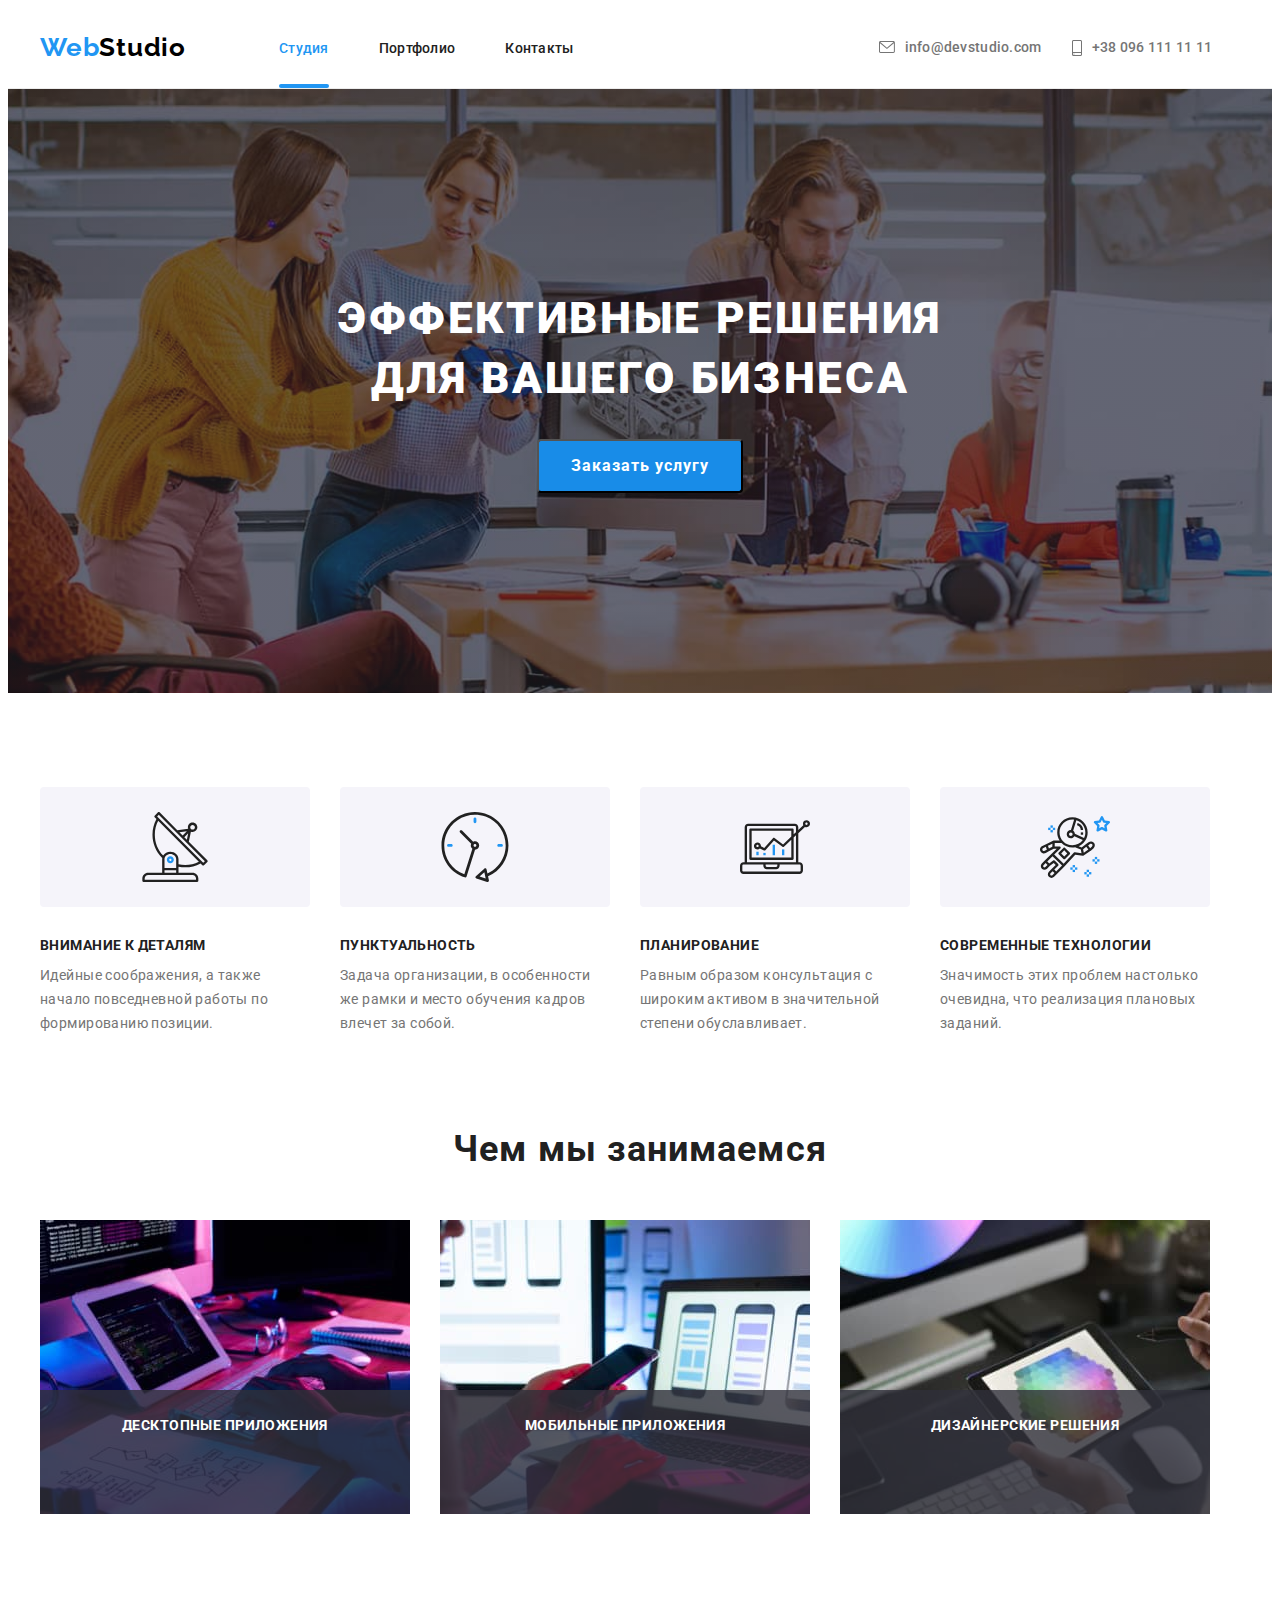
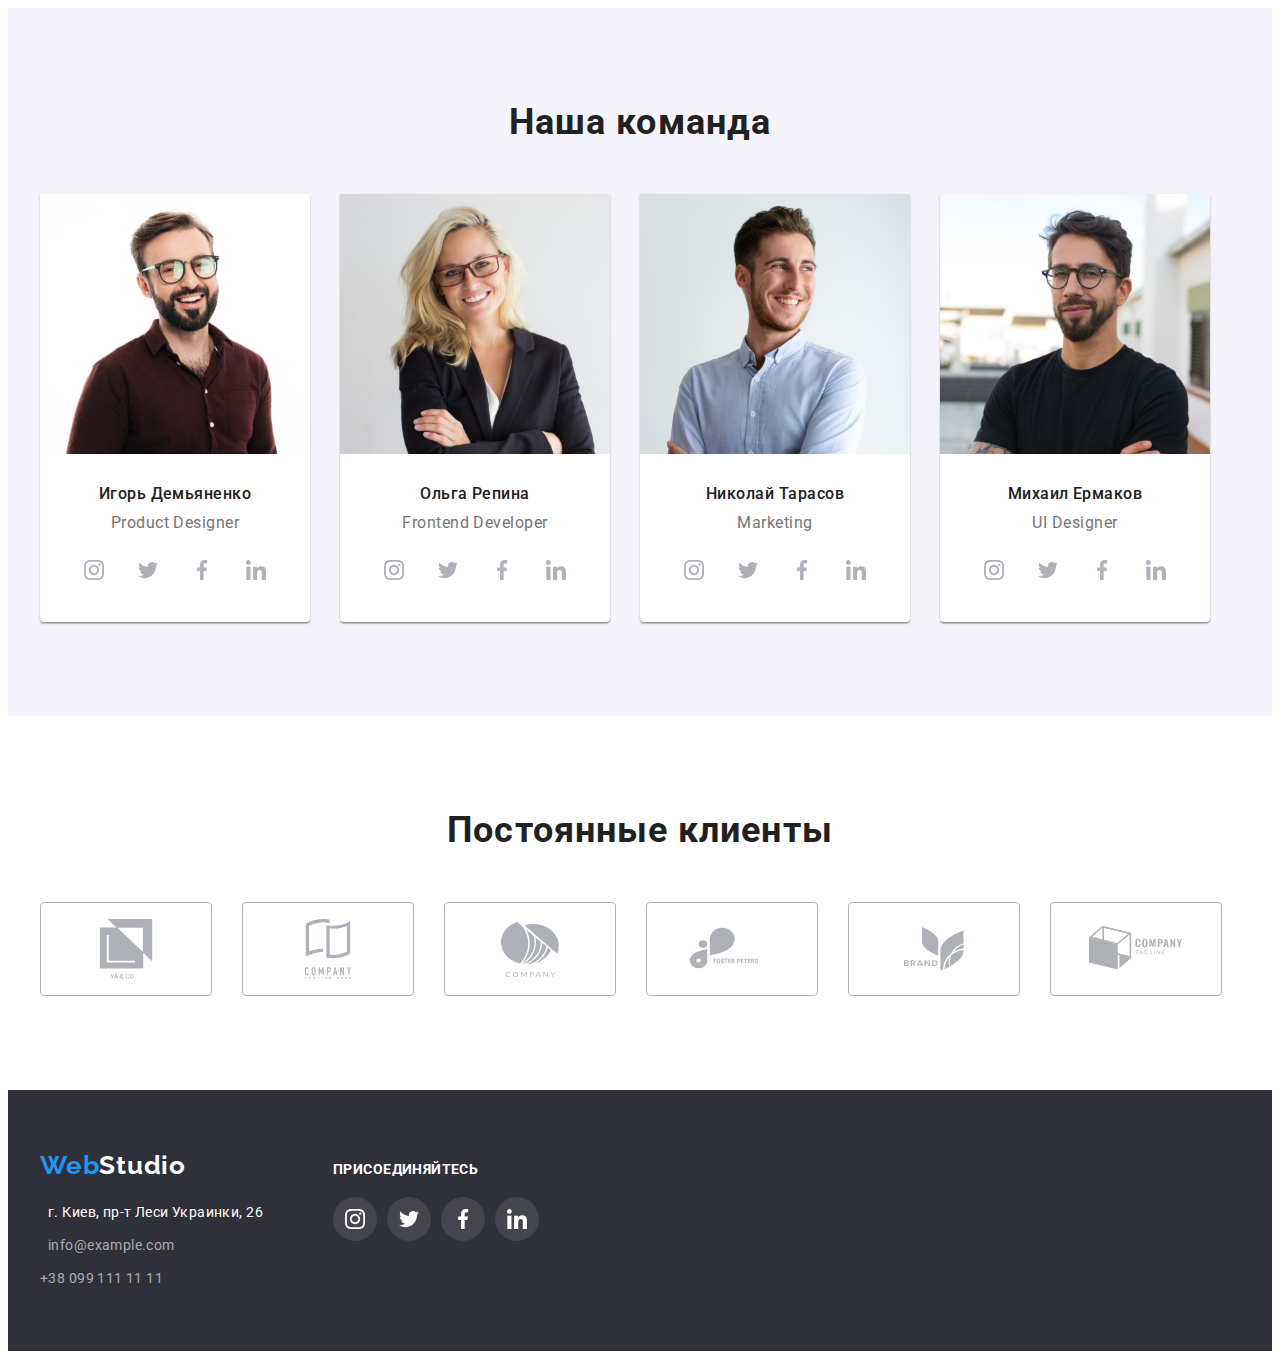
<file: index.html>
<!DOCTYPE html>
<html lang="ru">
<head>
    <meta charset="UTF-8">
    <meta http-equiv="X-UA-Compatible" content="IE=edge">
    <meta name="viewport" content="width=device-width, initial-scale=1.0">
    <title>WebStudio</title>
    <link rel="preconnect" href="https://fonts.gstatic.com">
    <link href="https://fonts.googleapis.com/css2?family=Raleway:wght@700&family=Roboto:wght@400;500;700;900&display=swap" rel="stylesheet">
    <link rel="stylesheet" href="https://cdnjs.cloudflare.com/ajax/libs/modern-normalize/0.2.0/modern-normalize.min.css" integrity="sha512-sqIVMkf5f8XGYI/UZYGs7wODxlUeoj9JknataPfUwtvrSKWMHrMXGZ7Evb6nabFYJQG15vFFyALe6r0nWCD1Ug==" crossorigin="anonymous" referrerpolicy="no-referrer" />
    <link rel="stylesheet" href="./css/styles.css">
</head>
<body> 
    <!--Секція HEADER-->
    <header class="header">
        <div class="container header-container">
            <nav class="navigation">
                        <!--Секція логотипа Logo-->
                <a class="logo" href="./"><span class="logo-web">Web</span><span class="logo-s">Studio</span></a>
                        <!--Секція навігації Menu-->
                <ul class="menu">
                    <li class="list-menu">
                        <a class="menu-link current" href="">Студия</a>
                    </li>
                    <li class="list-menu">
                        <a class="menu-link" href="./portfolio.html">Портфолио</a>
                    </li>
                    <li class="list-menu">
                        <a class="menu-link" href="">Контакты</a>
                    </li>
                </ul>
            </nav>
                        <!--Секція навігації Email та Tele-->
        <ul class="adress">
            <li class="list-adress">
                <a class="mail-link" href="emailto:info@devstudio.com">
                    <svg class="icon-list-adress" width="16" height="12"><use href="./images/sprite.svg#mail">
                        </use></svg>info@devstudio.com</a>
            </li>
            <li class="list-adress">
                <a class="tel-link" href="tel:+380961111111"><svg class="icon-list-adress" width="10" height="16">
                        <use href="./images/sprite.svg#tel"></use></svg>+38 096 111 11 11</a>
            </li>
        </ul>
        </div>
    </header>

    <main>
        <!-- Секція HERO -->
        <section class="section-hero">
            <div class="container">
                <h1 class="hero-z">Эффективные решения 
                для вашего бизнеса</h1>
            <button class="modal-btn" type="button" data-modal-open>Заказать услугу</button>
            </div>
        </section>

        <!--Секція Section-1 Наши особенности-->
        <section class="section">
            <div class="container features-container">
            <h2 hidden>Наши особенности</h2>
            <ul class="features-menu">
                <li class="list-features">
                    <div class="features">
                    <svg class="features-list-icon" width="70" height="70">
                        <use href="./images/sprite.svg#sat">
                        </use>
                    </svg>
                    </div>
                    <h2 class="features-list">Внимание к деталям</h2>
                    <p class="hero-list-item">Идейные соображения, а также начало повседневной работы по формированию позиции.</p>
                </li>
                <li class="list-features">
                    <div class="features">
                        <svg class="features-list-icon" width="70" height="70">
                            <use href="./images/sprite.svg#clock">
                            </use>
                        </svg>
                    </div>
                    <h2  class="features-list">Пунктуальность</h2>
                    <p class="hero-list-item">Задача организации, в особенности же рамки и место обучения кадров влечет за собой.</p>
                </li>
                <li class="list-features">
                    <div class="features">
                        <svg class="features-list-icon" width="70" height="70">
                            <use href="./images/sprite.svg#diagram">
                            </use>
                        </svg>
                    </div>
                    <h2  class="features-list">Планирование</h2>
                    <p class="hero-list-item">Равным образом консультация с широким активом в значительной степени обуславливает.</p>
                </li>
                <li class="list-features">
                    <div class="features">
                        <svg class="features-list-icon" width="70" height="70">
                            <use href="./images/sprite.svg#astronaut">
                            </use>
                        </svg>
                    </div>
                    <h2  class="features-list">Современные технологии</h2>
                    <p class="hero-list-item">Значимость этих проблем настолько очевидна, что реализация плановых заданий.</p>
                </li>
            </ul>
            </div>
        </section>
        <!--Секція Section-2 Чем мы занимаемся-->
        <section class="work section">
            <div class="container">
                <h2 class="section-work">Чем мы занимаемся</h2>
                <ul class="work-section" >
                    <li class="work-list">
                        <div class="work-overlay">
                            <img src="./images/img-1.jpg" alt="Внимание к деталям" width="370" height="294">
                            <p class="overlay-work">
                                Десктопные приложения</p>
                        </div>
                    </li>
                    <li class="work-list">
                        <div class="work-overlay">
                            <img src="./images/img-2.jpg" alt="Пунктуальность" width="370" height="294">
                            <p class="overlay-work">
                            Мобильные приложения</p>
                        </div>
                    </li>
                    <li class="work-list">
                        <div class="work-overlay">
                            <img src="./images/img-3.jpg" alt="Современные технологии" width="370" height="294">
                            <p class="overlay-work">
                                Дизайнерские решения</p>
                        </div>
                    </li>
                </ul>
            </div>
        </section>

        <!--Секція Section-3 Наша команда-->
        <section class="section3 section">
            <div class="container">
            <h2 class="section-work">Наша команда</h2>
            <ul class="team-work">
                <li class="team-list">
                    <img src="./images/img-dem.jpg"  alt="Игорь Демьяненко" width="270" height="260">
                    <div class="team-item">
                        <h3 class="section-our-team">Игорь Демьяненко</h3>
                        <p class="section-profession">Product Designer</p>
                        <!--Список соціальних мереж-->
                        <ul class="social-network">
                            <li class="social-network-item">
                                <a class="social-network-link" href="">
                                    <svg class="social-network-icon" width="20" height="20">
                                        <use href="./images/sprite.svg#instagram">
                                        </use>
                                    </svg>
                                </a>
                            </li>
                            <li class="social-network-item">
                                <a class="social-network-link" href="">
                                    <svg class="social-network-icon" width="20" height="20">
                                        <use href="./images/sprite.svg#twitter">
                                        </use>
                                    </svg>
                                </a>
                            </li>
                            <li class="social-network-item">
                                <a class="social-network-link" href="">
                                    <svg class="social-network-icon" width="20" height="20">
                                        <use href="./images/sprite.svg#facebook">
                                        </use>
                                    </svg>
                                </a>
                            </li>
                            <li class="social-network-item">
                                <a class="social-network-link" href="">
                                    <svg class="social-network-icon" width="20" height="20">
                                        <use href="./images/sprite.svg#linkedin">
                                        </use>
                                    </svg>
                                </a>
                            </li>
                        </ul>
                        
                    </div>
                </li>
                <li class="team-list">
                    <img src="./images/img-op.jpg" alt="Ольга Репина" width="270" height="260">
                    <div class="team-item">
                        <h3 class="section-our-team">Ольга Репина</h3>
                        <p class="section-profession">Frontend Developer</p>
                        <!--Список соціальних мереж-->
                        <ul class="social-network">
                            <li class="social-network-item">
                                <a class="social-network-link" href="">
                                    <svg class="social-network-icon" width="20" height="20">
                                        <use href="./images/sprite.svg#instagram">
                                        </use>
                                    </svg>
                                </a>
                            </li>
                            <li class="social-network-item">
                                <a class="social-network-link" href="">
                                    <svg class="social-network-icon" width="20" height="20">
                                        <use href="./images/sprite.svg#twitter">
                                        </use>
                                    </svg>
                                </a>
                            </li>
                            <li class="social-network-item">
                                <a class="social-network-link" href="">
                                    <svg class="social-network-icon" width="20" height="20">
                                        <use href="./images/sprite.svg#facebook">
                                        </use>
                                    </svg>
                                </a>
                            </li>
                            <li class="social-network-item">
                                <a class="social-network-link" href="">
                                    <svg class="social-network-icon" width="20" height="20">
                                        <use href="./images/sprite.svg#linkedin">
                                        </use>
                                    </svg>
                                </a>
                            </li>
                        </ul>
                        
                    </div>
                </li>
                <li class="team-list">
                    <img src="./images/img-nt.jpg" alt="Николай Тарасов" width="270" height="260">
                    <div class="team-item">
                        <h3 class="section-our-team">Николай Тарасов</h3>
                        <p class="section-profession">Marketing</p>
                        <!--Список соціальних мереж-->
                        <ul class="social-network">
                            <li class="social-network-item">
                                <a class="social-network-link" href="">
                                    <svg class="social-network-icon" width="20" height="20">
                                        <use href="./images/sprite.svg#instagram">
                                        </use>
                                    </svg>
                                </a>
                            </li>
                            <li class="social-network-item">
                                <a class="social-network-link" href="">
                                    <svg class="social-network-icon" width="20" height="20">
                                        <use href="./images/sprite.svg#twitter">
                                        </use>
                                    </svg>
                                </a>
                            </li>
                            <li class="social-network-item">
                                <a class="social-network-link" href="">
                                    <svg class="social-network-icon" width="20" height="20">
                                        <use href="./images/sprite.svg#facebook">
                                        </use>
                                    </svg>
                                </a>
                            </li>
                            <li class="social-network-item">
                                <a class="social-network-link" href="">
                                    <svg class="social-network-icon" width="20" height="20">
                                        <use href="./images/sprite.svg#linkedin">
                                        </use>
                                    </svg>
                                </a>
                            </li>
                        </ul>
                    </div>
                <li class="team-list">
                    <img src="./images/img-me.jpg" alt="Михаил Ермаков" width="270" height="260">
                    <div class="team-item">
                        <h3 class="section-our-team">Михаил Ермаков</h3>
                        <p class="section-profession">UI Designer</p>
                        <ul class="social-network">
                            <li class="social-network-item">
                                <a class="social-network-link" href="">
                                    <svg class="social-network-icon" width="20" height="20">
                                        <use href="./images/sprite.svg#instagram">
                                        </use>
                                    </svg>
                                </a>
                            </li>
                            <li class="social-network-item">
                                <a class="social-network-link" href="">
                                    <svg class="social-network-icon" width="20" height="20">
                                        <use href="./images/sprite.svg#twitter">
                                        </use>
                                    </svg>
                                </a>
                            </li>
                            <li class="social-network-item">
                                <a class="social-network-link" href="">
                                    <svg class="social-network-icon" width="20" height="20">
                                        <use href="./images/sprite.svg#facebook">
                                        </use>
                                    </svg>
                                </a>
                            </li>
                            <li class="social-network-item">
                                <a class="social-network-link" href="">
                                    <svg class="social-network-icon" width="20" height="20">
                                        <use href="./images/sprite.svg#linkedin">
                                        </use>
                                    </svg>
                                </a>
                            </li>
                        </ul>
                    </div>
                </li>
            </ul>
            </div>
        </section>

        <!--Секція Section-4 Постоянные клиенты-->
        <section class="section4 section">
            <div class="container">
                <h2 class="section-work">
                Постоянные клиенты
                </h2>
                    <ul class="client">
                        <li class="client-item">
                            <a class="client-link" href="">
                                <svg class="client-icon" width="106" height="60">
                                    <use href="./images/sprite.svg#client_1">
                                    </use>
                                </svg>
                            </a>
                        </li>
                        <li class="client-item">
                            <a class="client-link" href="">
                                <svg class="client-icon" width="106" height="60">
                                    <use href="./images/sprite.svg#client_2">
                                    </use>
                                </svg>
                            </a>
                        </li>
                        <li class="client-item">
                            <a class="client-link" href="">
                                <svg class="client-icon" width="106" height="60">
                                    <use href="./images/sprite.svg#client_3">
                                    </use>
                                </svg>
                            </a>
                        </li>
                        <li class="client-item">
                            <a class="client-link" href="">
                                <svg class="client-icon" width="106" height="60">
                                    <use href="./images/sprite.svg#client_4">
                                    </use>
                                </svg>
                            </a>
                        </li>
                        <li class="client-item">
                            <a class="client-link" href="">
                                <svg class="client-icon" width="106" height="60">
                                    <use href="./images/sprite.svg#client_5">
                                    </use>
                                </svg>
                            </a>
                        </li>
                        <li class="client-item">
                            <a class="client-link" href="">
                                <svg class="client-icon" width="106" height="60">
                                    <use href="./images/sprite.svg#client_6">
                                    </use>
                                </svg>
                            </a>
                        </li>
                    </ul>
            </div>
        </section>
    </main>

        <!-- Секція-footer Контакти-->
    <footer class="footer">
        <div class="container footer-container">
                                            <!--Контакти-->
            <div class="adres-footer">
                <a class="logo-footer" href="./">
                    <span class="logo-footer-web">Web</span><span class="logo-footer-s">Studio</span>
                </a>
                    <address>
                        <ul class="adress-list">
                            <li class="list">
                                <a class="footer-adres-1" href="https://goo.gl/maps/1ds3YkNvuFU2GXz48" target="_blank" rel="noopener noreferrer">
                                    г. Киев, пр-т Леси Украинки, 26
                                </a>
                            </li>
                            <li class="list">
                                <a class="footer-adres-2" href="mailto:info@example.com">
                                    info@example.com
                                </a>
                            </li>
                            <li class="list">
                                <a class="footer-adres-2" href="tel:+380991111111">
                                    +38 099 111 11 11
                                </a>
                            </li>
                        </ul>
                    </address>
            </div>
                                            <!--Присоединяйтесь-->
            <div class="join">
                <h3 class="join-title">
                    присоединяйтесь
                </h3>
                <ul class="join-list">
                    <li class="join-item">
                        <a class="join-link" href="">
                            <svg class="join-icon" width="20" height="20">
                                <use href="./images/sprite.svg#instagram">
                                </use>
                            </svg>
                        </a>
                    </li>
                    <li class="join-item">
                        <a class="join-link" href="">
                            <svg class="join-icon" width="20" height="20">
                                <use href="./images/sprite.svg#twitter">
                                </use>
                            </svg>
                        </a>
                    </li>
                    <li class="join-item">
                        <a class="join-link" href="">
                            <svg class="join-icon" width="20" height="20">
                                <use href="./images/sprite.svg#facebook">
                                </use>
                            </svg>
                        </a>
                    </li>
                    <li class="join-item">
                        <a class="join-link" href="">
                            <svg class="join-icon" width="20" height="20">
                                <use href="./images/sprite.svg#linkedin">
                                </use>
                            </svg>
                        </a>
                    </li>
                </ul>
            </div>
        </div>
    </footer>

    <!--Модальное окно-->
    <div class="backdrop is-hidden" data-modal>
        <div class="modal">
            <button type="button" class="close-btn" data-modal-close>
                <svg class="icon-close" width="18" height="18">
                    <use href="./images/sprite.svg#close">
                    </use>
                </svg>
            </button>
        </div>
    </div>
    <!--Секція JS-->
    <script src="./js/modal.js"></script>
</body>
</html>
</file>
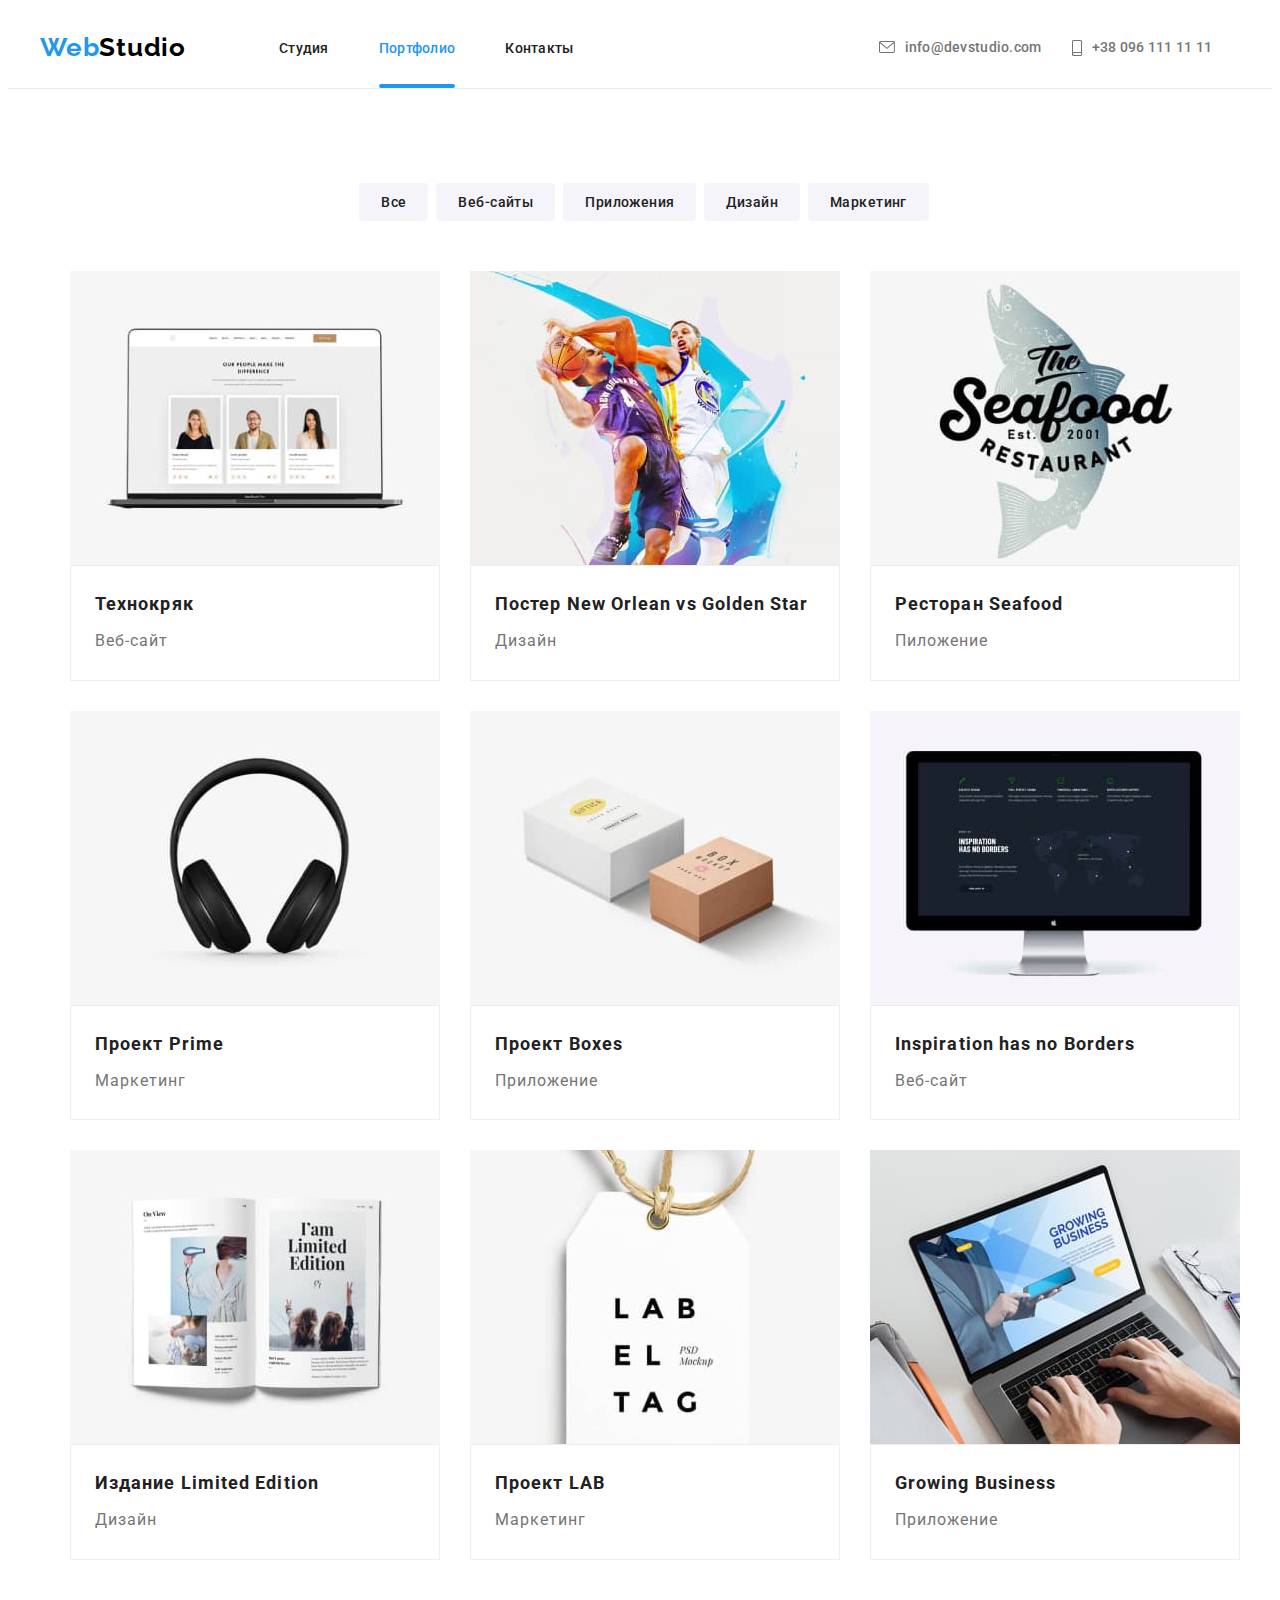
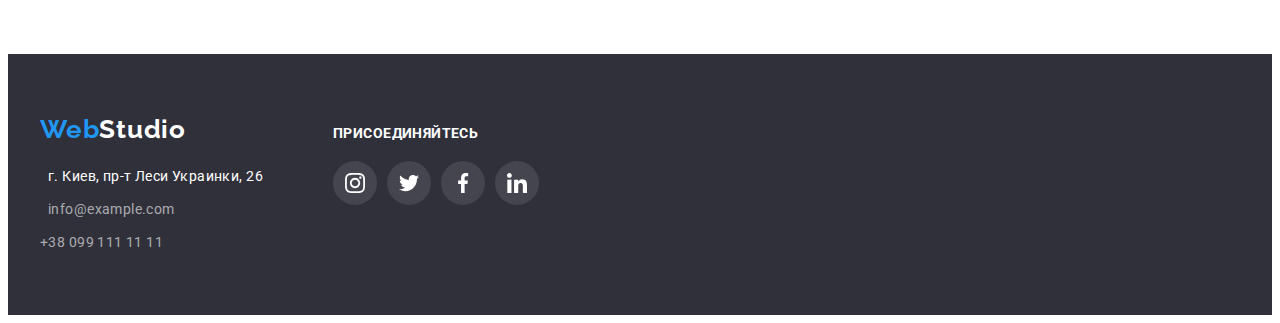
<file: portfolio.html>
<!DOCTYPE html>
<html lang="en">
<head>
    <meta charset="UTF-8">
    <meta http-equiv="X-UA-Compatible" content="IE=edge">
    <meta name="viewport" content="width=device-width, initial-scale=1.0">
    <title>Portfolio</title>
    <link rel="preconnect" href="https://fonts.gstatic.com">
    <link href="https://fonts.googleapis.com/css2?family=Raleway:wght@700&family=Roboto:wght@400;500;700;900&display=swap" rel="stylesheet">
    <link rel="stylesheet" href="https://cdnjs.cloudflare.com/ajax/libs/modern-normalize/0.2.0/modern-normalize.min.css" integrity="sha512-sqIVMkf5f8XGYI/UZYGs7wODxlUeoj9JknataPfUwtvrSKWMHrMXGZ7Evb6nabFYJQG15vFFyALe6r0nWCD1Ug==" crossorigin="anonymous" referrerpolicy="no-referrer" />
    <link rel="stylesheet" href="./css/styles.css">
</head>
<body>
    <!--Секція HEADER-->
    <header class="header">
        <div class="container header-container">
            <nav class="navigation">
                <a class="logo" href="./index.html">
                    <span class="logo-web">Web</span><span class="logo-s">Studio</span></a>
                    <ul class="menu">
                        <li class="list-menu">
                            <a class="menu-link" href="./index.html">Студия</a>
                        </li>
                        <li class="list-menu">
                            <a class="menu-link current" href="./portfolio.html">Портфолио</a>
                        </li>
                        <li class="list-menu">
                            <a class="menu-link" href="">Контакты</a>
                        </li>
                    </ul>
            </nav>
            <!--Секція навігації email та tel-->
            <ul class="adress">
                <li class="list-adress">
                    <a class="mail-link" href="emailto:info@devstudio.com">
                        <svg class="icon-list-adress" width="16" height="12">
                            <use href="./images/sprite.svg#mail"></use></svg>info@devstudio.com</a>
                </li>
                <li class="list-adress">
                    <a class="tel-link" href="tel:+380961111111">
                        <svg class="icon-list-adress" width="10" height="16">
                            <use href="./images/sprite.svg#tel"></use></svg>+38 096 111 11 11</a>
                </li>
            </ul>
        </div>
    </header>

<!--HERO-->
<main>
    <section class="portfolio-section">
        <div class="container">
            <ul class="porfolio-menu">
                <li class="list-portfolio-menu">
                    <button class="modal-btn-portfolio" type="button">Все</button>
                    </li>
                <li class="list-portfolio-menu">
                    <button class="modal-btn-portfolio" type="button">Веб-сайты</button>
                </li>
                <li class="list-portfolio-menu">
                    <button class="modal-btn-portfolio" type="button">Приложения</button>
                </li>
                <li class="list-portfolio-menu">
                    <button class="modal-btn-portfolio" type="button">Дизайн</button>
                </li>
                <li class="list-portfolio-menu">
                    <button class="modal-btn-portfolio" type="button">Маркетинг</button>
                </li>
            </ul>
    
    <!--Content-->
        <ul class="portfolio-content">
        <li class="portfolio-list-content">
            <a class="portfolio-link" href="">
                <div class="portfolio-overlay">
                    <img src="./images/texno-kryak.jpg" alt="Технокряк"  width="370" height="294">
                    <p class="overlay">Технокряк это современная площадка распространения коронавируса. Компании используют эту платформу для цифрового шпионажа и атак на защищённые сервера конкурентов.
                    </p>
                </div>
                <div class="border-portfolio">
                    <h2 class="portfolio-list">Технокряк</h2>
                    <p class="portfolio-list-item">Веб-сайт</p>
                </div>
            </a>
        </li>
        <li class="portfolio-list-content">
            <a class="portfolio-link" href="">
                <div class="portfolio-overlay">
                    <img src="./images/design.jpg" alt="Постер New Orlean vs Golden Star"  width="370" height="294">
                    <p class="overlay">Технокряк это современная площадка распространения коронавируса. Компании используют эту платформу для цифрового шпионажа и атак на защищённые сервера конкурентов.
                    </p>
                </div>
                <div class="border-portfolio">
                    <h2 class="portfolio-list">Постер New Orlean vs Golden Star</h2>
                    <p class="portfolio-list-item">Дизайн</p>
                </div> 
            </a>
        </li>
        <li class="portfolio-list-content">
            <a class="portfolio-link" href="">
                <div class="portfolio-overlay">
                    <img src="./images/restoran.jpg" alt="Ресторан Seafood"  width="370" height="294">
                    <p class="overlay">Технокряк это современная площадка распространения коронавируса. Компании используют эту платформу для цифрового шпионажа и атак на защищённые сервера конкурентов.
                    </p>
                </div>
                <div class="border-portfolio">
                    <h2 class="portfolio-list">Ресторан Seafood</h2>
                    <p class="portfolio-list-item">Пиложение</p>
                </div>
            </a>
        </li>
        <li class="portfolio-list-content">
            <a class="portfolio-link" href="">
                <div class="portfolio-overlay">
                    <img src="./images/prime.jpg" alt="Проект Prime"  width="370" height="294">
                    <p class="overlay">Технокряк это современная площадка распространения коронавируса. Компании используют эту платформу для цифрового шпионажа и атак на защищённые сервера конкурентов.
                    </p>
                </div>
                <div class="border-portfolio">
                    <h2 class="portfolio-list">Проект Prime</h2>
                    <p class="portfolio-list-item">Маркетинг</p>
                </div>
            </a>
        </li>
        <li class="portfolio-list-content">
            <a class="portfolio-link" href="">
                <div class="portfolio-overlay">
                    <img src="./images/boxes.jpg" alt="Проект Boxes"  width="370" height="294">
                    <p class="overlay">Технокряк это современная площадка распространения коронавируса. Компании используют эту платформу для цифрового шпионажа и атак на защищённые сервера конкурентов.
                    </p>
                </div>
                <div class="border-portfolio">
                    <h2 class="portfolio-list">Проект Boxes</h2>
                    <p class="portfolio-list-item">Приложение</p>
                </div>
            </a>
        </li>
        <li class="portfolio-list-content">
            <a class="portfolio-link" href="">
                <div class="portfolio-overlay">
                    <img src="./images/borders.jpg" alt="Inspiration has no Borders"  width="370" height="294">
                    <p class="overlay">Технокряк это современная площадка распространения коронавируса. Компании используют эту платформу для цифрового шпионажа и атак на защищённые сервера конкурентов.
                    </p>
                </div>
                <div class="border-portfolio">
                    <h2 class="portfolio-list">Inspiration has no Borders</h2>
                    <p class="portfolio-list-item">Веб-сайт</p>
                </div>
            </a>        
        </li>
        <li class="portfolio-list-content">
            <a class="portfolio-link" href="">
                <div class="portfolio-overlay">
                    <img src="./images/limited-edition.jpg" alt="Издание Limited Editions"  width="370" height="294">
                    <p class="overlay">Технокряк это современная площадка распространения коронавируса. Компании используют эту платформу для цифрового шпионажа и атак на защищённые сервера конкурентов.
                    </p>
                </div>
                <div class="border-portfolio">
                    <h2 class="portfolio-list">Издание Limited Edition</h2>
                    <p class="portfolio-list-item">Дизайн</p>
                </div>
            </a>
        </li>
        <li class="portfolio-list-content">
            <a class="portfolio-link" href="">
                <div class="portfolio-overlay">
                    <img src="./images/lab.jpg" alt="Проект LAB"  width="370" height="294">
                    <p class="overlay">Технокряк это современная площадка распространения коронавируса. Компании используют эту платформу для цифрового шпионажа и атак на защищённые сервера конкурентов.
                    </p>
                </div>
                <div class="border-portfolio">
                    <h2 class="portfolio-list">Проект LAB</h2>
                    <p class="portfolio-list-item">Маркетинг</p>
                </div>
            </a>
        </li>
        <li class="portfolio-list-content">
            <a class="portfolio-link" href="">
                <div class="portfolio-overlay">
                    <img src="./images/business.jpg" alt="Growing Business"  width="370" height="294">
                    <p class="overlay">Технокряк это современная площадка распространения коронавируса. Компании используют эту платформу для цифрового шпионажа и атак на защищённые сервера конкурентов.
                    </p>
                </div>
                <div class="border-portfolio">
                    <h2 class="portfolio-list">Growing Business</h2>
                    <p class="portfolio-list-item">Приложение</p>
                </div>
            </a>
        </li>
    </ul>
    </div>
    </section>
</main>

<!--Контакти-->
<footer class="footer">
    <div class="container footer-container">
                                        <!--Контакти-->
        <div class="adres-footer">
            <a class="logo-footer" href="./">
                <span class="logo-footer-web">Web</span><span class="logo-footer-s">Studio</span>
            </a>
                <address>
                    <ul class="adress-list">
                        <li class="list">
                            <a class="footer-adres-1" href="https://goo.gl/maps/1ds3YkNvuFU2GXz48" target="_blank" rel="noopener noreferrer">
                                г. Киев, пр-т Леси Украинки, 26
                            </a>
                        </li>
                        <li class="list">
                            <a class="footer-adres-2" href="mailto:info@example.com">
                                info@example.com
                            </a>
                        </li>
                        <li class="list">
                            <a class="footer-adres-2" href="tel:+380991111111">
                                +38 099 111 11 11
                            </a>
                        </li>
                    </ul>
                </address>
        </div>
                                        <!--Присоединяйтесь-->
        <div class="join">
            <h3 class="join-title">
                присоединяйтесь
            </h3>
            <ul class="join-list">
                <li class="join-item">
                    <a class="join-link" href="">
                        <svg class="join-icon" width="20" height="20">
                            <use href="./images/sprite.svg#instagram">
                            </use>
                        </svg>
                    </a>
                </li>
                <li class="join-item">
                    <a class="join-link" href="">
                        <svg class="join-icon" width="20" height="20">
                            <use href="./images/sprite.svg#twitter">
                            </use>
                        </svg>
                    </a>
                </li>
                <li class="join-item">
                    <a class="join-link" href="">
                        <svg class="join-icon" width="20" height="20">
                            <use href="./images/sprite.svg#facebook">
                            </use>
                        </svg>
                    </a>
                </li>
                <li class="join-item">
                    <a class="join-link" href="">
                        <svg class="join-icon" width="20" height="20">
                            <use href="./images/sprite.svg#linkedin">
                            </use>
                        </svg>
                    </a>
                </li>
            </ul>
        </div>
    </div>
</footer>

</body>
</html>
</file>
<file: css/styles.css>
/*Стилізація верхнього меню секції HEADER*/
:root{
    --color-text: #2196F3;
    --color-text-logo: black;  
    --color-text-menu:#212121;
    --color-text-mail-tel:#757575;
    --color-text-section: #212121;
    --color-sections-text:#757575;
    --text-color-hero:#FFFFFF;
    --color-text-footer-logo-s: white;

    --color-border-header: #ECECEC;
    --color-border-portfolio: #EEEEEE;
    --color-svg-border: #AFB1B8;

    --background-color-hero: #2f303a;
    --background-color-btn: #188ce8;
    --background-color-footer:#2F303A;
    --background-color-section3: #F5F4FA;
    --background-color-modal-btn-potfolio:#2196F3;

    --font-family-text: Roboto;
    --font-family-logo: Raleway;
}

/*Обнуление отступов*/
h1,
h2,
h3,
h4,
h5,
h6,
p {
    margin-top: 0;
    margin-bottom: 0;
}

ul,ol{
    margin-top: 0;
    margin-bottom: 0;
    padding-left: 0;
    list-style: none;
}

img{
    display: block;
}
/*Обнуление отступов*/
.container
{
    width: 1200px;
    margin: 0 auto;

}

/*---Секція HEADER------*/
.header-container
{
    display: flex;
    align-items: center;
}
.header{
    padding-top: 24px;
    padding-bottom: 25px;
    border-bottom: 1px solid var(--color-border-header);
}
.navigation
{
    display: flex;
    align-items: center;
}
.menu
{
    display: flex;
    align-items: center;
}
.logo
{
    margin-right: 93px;
}

/*Логотип WebStudio*/
.logo{
    font-family: Raleway; 
    font-style: normal; 
    font-weight: bold;
    font-size: 26px; 
    line-height: 31px;
    letter-spacing: 0.03em;
    color: var(--color-text);
    text-decoration: none
    text-shadow: 0 4 4
    rgba(0,0,0,0.25);
    text-decoration: none /*прибирає підкреслення*/
    }
.logo-web{
    color: var(--color-text);
    transition: color 250ms linear;
}

.logo-s{
    color: var(--color-text-logo);
    transition: color 250ms;
}
/*Стилізація блокім меню: Студія,Потфоліо...*/
.list-menu:not(:last-child){
    margin-right: 50px;
}

.menu-link.current{
    color: var(--color-text);
}
.menu-link{
    position: relative;
    font-family: Roboto; 
    font-style: normal; 
    font-weight: 500; 
    font-size: 14px; 
    line-height: 1.14; 
    letter-spacing: 0.02em;
    color: var(--color-text-section);
    text-decoration: none;
    padding-top: 32px;
    padding-bottom:32px;
    transition: color 250ms linear;
}
.menu-link.current::after{/*підкреслення активної сторінки*/
    content: "";
    position: absolute;
    width: 100%;
    height: 4px;
    left: 0;
    bottom: 0;
    top: 76px;
    display: block;
    background: var(--background-color-modal-btn-potfolio);
    border-radius: 2px;
    
}

/*Стилізація блоків меню: tел, Mайл*/
.adress
{
    display: flex;
    align-items: center;
}
.list-adress
{
    list-style: none; /*прибирає точки в списку*/
    margin-right: auto;
    transition: color 250ms linear;
}
.mail-link{
    display: flex;
    align-items: center;
    margin-left: 305px;
    
    font-family: Roboto; 
    font-style: normal; 
    font-weight: 500; 
    font-size: 14px; 
    line-height: 1.14; 
    letter-spacing: 0.02em;
    color: var(--color-text-mail-tel);
    text-decoration: none;
    transition: color 250ms linear;
}
.tel-link{   
    display: flex;
    align-items: center;
    margin-left: 30px;
    
    font-family: Roboto; 
    font-style: normal; 
    font-weight: 500; 
    font-size: 14px; 
    line-height: 1.14; 
    letter-spacing: 0.02em;
    color: var(--color-text-mail-tel);
    text-decoration: none;
    transition: color 250ms linear;
}
.icon-list-adress{
    margin-right: 10px;
    fill: currentColor;
    transition: color 250ms linear;
}
.menu-link:hover,
.menu-link:focus
{
    color: var(--color-text);
}
.icon-list-adress:hover,
.icon-list-adress:focus{
    color: currentColor var(--color-text);
}
.mail-link:hover,
.mail-link:focus
{
    color: var(--color-text);
}
.tel-link:hover,
.tel-link:focus
{
    color: var(--color-text);
}

/*----------------------------------------*/
/*Стилізація секції HERO*/
.section-hero
{   
    background-image:linear-gradient(rgba(47,48,58,0.4), rgba(47,48,58,0.4)), url("../images/hero.jpg");
    background-repeat: no-repeat;
    background-position: center;
    background-size: cover;
    /*background-color: #2f303a;*/
    text-align: center;
    padding-top: 200px;
    padding-bottom: 200px;
}
.hero-z
{
    align-items: center;
    width: 696px;
    margin: auto;
    margin-bottom: 30px;
    font-family: Roboto; 
    font-style: normal; 
    font-weight: 900; 
    font-size: 44px; 
    line-height: 1.36;
    letter-spacing: 0.06em;
    color: var(--text-color-hero);
    text-transform: uppercase;
}

.modal-btn 
{
    background: var(--background-color-btn);
    border-radius:4px ; 
    padding: 10px 32px;
    font-family: Roboto; 
    font-style: normal; 
    font-weight: bold; 
    font-size: 16px; 
    line-height: 30px;
 /* identical to box height, 187% */
    align-items: center; 
    text-align: center; 
    letter-spacing: 0.06em;
    border-radius:4px ;
    color: var(--text-color-hero);
    cursor: pointer; 
}

/*Стилізація секцій */
/*Секція особенності Section-1*/
.section
{
    padding-top: 94px;
    padding-bottom: 94px;
    margin: auto;
}
.features-container
{
    display: flex;
    align-items: center;
}
.features-menu
{
    display: flex;
    align-items: center;
    margin-right: -30px;
    justify-content: center;
}
.features-menu{
    flex-basis: calc(100%/4 - 270px);
}

/*.list{
    width: 270px;
}
.list:not(:last-child)
{
    margin-right: 30px;
}

*/
.features-list
{
    margin-top: 30px;
    margin-bottom: 10px;
    font-family: Roboto; 
    font-style: normal; 
    font-weight: bold; 
    font-size: 14px; 
    line-height: 16px;
    letter-spacing: 0.03em;
    text-transform: uppercase;
    color: var(--color-text-section);
}
.features{
    width: 270px;
    margin-bottom: 30px;
    display: flex;
    justify-content: center;
    align-items: center;
    background-color: var(--background-color-section3);
    margin-right: 30px;
    border-radius: 4px;
}
.features-list-icon{
    background-color: var(--background-color-section3);
    border-radius: 0px 4px 4px 0px 0.25;
    margin-top: 25px;
    margin-bottom: 25px;
    margin-left: 100px;
    margin-right: 100px;
}

.hero-list-item
{
    margin-right: 30px;
    font-family: Roboto; 
    font-style: normal; 
    font-weight: normal; 
    font-size: 14px; 
    line-height: 24px;
    letter-spacing: 0.03em;
    color: var(--color-text-mail-tel);
}

/*Секція чим займаємося Section-2*/
.work{
    padding: 0;
    padding-bottom: 94px;
}
.section-work
{
    font-family: Roboto; 
    font-style: normal; 
    font-weight: bold; 
    font-size: 36px; 
    line-height: 1.16;
    letter-spacing: 0.03em;
    color: var(--color-text-section);
    margin-bottom: 50px;
    text-align: center;
}

.work-section
{
    display: flex;
    align-items: center;
}
.work-list:not(:last-child)
{
    margin-right: 30px;
    list-style: none;
}
/*Опис вспливаючого вікна на контенті*/

.work-overlay{
    position: relative;
    overflow: hidden;
}
.overlay-work{
    position: absolute;
    padding-top: 27px;
    padding-bottom: 27px;

    font-family: Roboto;
    font-style: normal;
    font-weight: bold;
    font-size: 14px;
    line-height: 16px;
    text-align: center;
    letter-spacing: 00.03em;
    text-transform: uppercase;
    color: var(--text-color-hero);

    background: rgba(47,48,58,0.8);
    width: 100%;
    height: 70px;
    bottom: 0;
    left: 0;
    overflow: auto;
}


/*Секція наша команда Section-3*/

.section3
{
    background: var(--background-color-section3);
    padding-bottom: 94px;
}
.team-work
{
    display: flex;
    align-items: center;
}
.team-list/*:not(:last-child)*/{
    background-color: var(--text-color-hero);
    margin-right: 30px;
    list-style: none;
    box-shadow: 
0px 1px 3px rgba(0, 0, 0, 0.12), 
0px 1px 1px rgba(0, 0, 0, 0.14), 
0px 2px 1px rgba(0, 0, 0, 0.20);
    border-radius: 0px 0px 4px 4px;
}
.team-item{
    padding: 30px 0px;
}
.section-our-team
{
    font-family: Roboto; 
    font-style: normal; 
    font-weight: 500; 
    font-size: 16px; 
    line-height: 1.19;
    letter-spacing: 0.03em;
    text-align: center;
    color: var(--color-text-section);
    margin-bottom: 10px;
}
.section-profession
{
    
    font-family: Roboto; 
    font-style: normal; 
    font-weight: normal; 
    font-size: 16px; 
    line-height: 1.19;
    letter-spacing: 0.03em;
    text-align: center;
    color: var(--color-sections-text);
}
.social-network{
    display: flex;
    justify-content: center;
    margin-top: 16px;
    margin-left: -10px;
}
.social-network-item{
    margin-left: 10px;
    transition: color 250ms linear;
}
.social-network-link{
    display: flex;
    width: 44px;
    height: 44px;
    align-items: center;
    justify-content: center;
    fill: var(--color-svg-border);
    border-radius: 50%;
    transition: background-color 250ms linear;
}
.social-network-icon{
    fill: currentColor var(--color-svg-border);
    transition: fill 250ms linear;
}
.social-network-link:hover,
.social-network-link:focus{
    background-color: var(--background-color-modal-btn-potfolio);
    fill: var(--text-color-hero);
}

/*--------------------------------------*/
/*Секция 4*/
.section4{
    padding-bottom: 94px;
}
.client{
    display: flex;
    align-items: center;
    margin-left: -30px;
}
.client-item{
    margin-left: 30px;
}
.client-link{
    display: flex;
    align-items: center;
    justify-content: center;
    padding-top: 16px;
    padding-bottom: 16px;
    padding-left: 32px;
    padding-right: 32px;
    border: 1px solid var(--color-svg-border);
    border-radius: 4px;
    fill: var(--color-svg-border);
    transition: border-color 250ms linear;
}
.client-icon{
    transition: fill 25ms linear;
}
.client-icon:hover,
.client-icon:focus{
    fill: var(--color-text);
    border-color: var(--color-text);
}
.client-link:hover,
.client-link:focus{
    fill: var(--color-text);
    border-color: var(--color-text);
}
/*Стилізація секяції footer*/

.footer
{
    background: var(--background-color-footer);
    padding-top: 60px;
    right: 252px;
}
.footer-container{
    display: flex;
    align-items: baseline;
    /* width: 1200px;
    right: 252px;*/
}

.logo-footer
{
    font-family: Raleway; 
    font-style: normal; 
    font-weight: bold;
    font-size: 26px; 
    line-height: 1.19;
/* identical to box height */ 
    letter-spacing: 0.03em;
    color: var(--color-text);
    text-decoration: none;
    text-shadow: 0 4 4
    rgba(0,0.0,0.25);
    text-decoration: none; /*прибирає підкреслення*/ 
}
.logo-footer-web
{
    color: var(--color-text);
}
.logo-footer-s
{
    color: var(--color-text-footer-logo-s);
}
.adress-list
{
    padding-top:  20px;
    padding-bottom: 60px;
}
.footer-adres-1
{
    font-family: Roboto; 
    font-style: normal; 
    font-weight: normal; 
    font-size: 14px; 
    line-height: 1.71;
    letter-spacing: 0.03em;
    color: var(--text-color-hero);
    text-decoration: none;
}
.footer-adres-2
{
    font-family: Roboto; 
    font-style: normal; 
    font-weight: normal; 
    font-size: 14px; 
    line-height: 1.71;
    letter-spacing: 0.03em;
    color: rgba(255, 255, 255, 0.6);
    text-decoration: none;  
}

.list:not(:last-child)
{
    margin-bottom: 9px;
    margin-left: 8px;
}

/*Секція----- Присоединяйтесь-----*/
.join{
    margin-left: 70px;
}
.join-title{
    font-family: Roboto;
    margin-bottom: 20px;
    font-style: normal;
    font-size: 14px;
    line-height: 1.17;
    letter-spacing: 0.03em;
    text-transform: uppercase;
    color: var(--text-color-hero);
}
.join-list{
    display: flex;
    justify-self: center;
    margin-top: 16px;
    margin-left: -10px;
}
.join-item{
    margin-left: 10px;
}
.join-link{
    display: flex;
    align-items: center;
    justify-content: center;
    padding: 12px;
    fill: var(--text-color-hero);
    border-radius: 50%;
    background-color: rgba(255,255,255, 0.1);
    transition: background-color 250ms linear;
}
.join-link:hover,
.join-link:focus{
    background-color: var(--background-color-modal-btn-potfolio);
}

/*Модальне вікно*/
.backdrop{
    position: fixed;
    top: 0;
    left: 0;
    width: 100vw;
    height: 100vh;
    background-color: rgba(0,0,0,0.2);
}
.modal{
    position: absolute;
    left: 50%;
    top: 50%;
    width: 528px;
    height: 581px;
    background-color: var(--text-color-hero);
    transform: translate(-50%,-50%);
    border-radius: 4px;
    box-shadow: 
0px 1px 3px rgba(0, 0, 0, 0.12), 
0px 1px 1px rgba(0, 0, 0, 0.14), 
0px 2px 1px rgba(0, 0, 0, 0.20);
}
/*****Опис стилю кнопки Close****/
.close-btn{
    position: absolute;
    display: flex;
    justify-content: center;
    align-items: center;
    top: 8px;
    right: 8px;
    width: 30px;
    height: 30px;
    border-radius: 50%;
    border: 1px solid rgba(0,0,0,0.1);
    background-color: transparent;
    cursor: pointer;
    padding: 0;
    box-sizing: border-box;
}
.is-hidden{
    opacity: 0;
    visibility: hidden;
    pointer-events: none;
}


/*portfolio.html*/
/*Стилізація та сторінки portfolio*/
.portfolio-section{
    padding-top: 94px;
    padding-bottom: 94px;
    margin: auto;
}

.modal-btn-portfolio{
    height: 38px;
    font-family: Roboto; 
    font-style: normal;
    font-weight: 500; 
    font-size: 14px; 
    line-height: 1.63;
    letter-spacing: 0.03em;
    color: var(--color-text-menu);
    border: none;
    cursor: pointer;
    border-radius: 4px;
    padding: 6px 22px;
    background: var(--background-color-section3);
    transition: color 250ms, background-color 250ms;
}   
.modal-btn-portfolio:hover,
.modal-btn-portfolio:focus
{
    color: var(--text-color-hero);
    background: var(--color-text);
}

.portfolio-list
{ 
    margin-top: 20px;
    margin-left: 24px;
    margin-right: 24px;
    font-family: Roboto; 
    font-style: normal; 
    font-weight: bold; 
    font-size: 18px; 
    line-height: 2;
    letter-spacing: 0.06em;
    color: var(--color-text-menu);
}
.portfolio-link{
    text-decoration: none;
    list-style: none;
}
.portfolio-list-item
{   
    text-decoration: none;
    margin-top: 4px;
    margin-left: 24px;
    margin-right: 24px;
    margin-bottom: 24px;
    font-family: Roboto; 
    font-style: normal; 
    font-weight: normal; 
    font-size: 16px; 
    line-height: 1.85;
    letter-spacing: 0.06em;
    color: var(--color-text-mail-tel);
}
.list
{
    list-style: none; /*прибирає точки в списку*/
}

.porfolio-menu{
    display: flex;
    align-items: center;
    justify-content: center;/*робить контент по центру*/
    margin-bottom: 50px;
}

.list-portfolio-menu{
    margin-left: 8px;
}
.portfolio-content{   
    display: flex;
    align-items: center;
    flex-wrap: wrap;
    margin-top: -30px;
    margin-right: -30px;
}
.portfolio-list-content{   
    margin-top: 30px;
    margin-left: 30px;
}
.border-portfolio
{
    border: 1px solid;
    border-color: var(--color-border-portfolio);    

}
.portfolio-list-content:hover,
.portfolio-list-content:focus{
    box-shadow: 
0px 1px 1px rgba(0, 0, 0, 0.12), 
0px 4px 4px rgba(0, 0, 0, 0.06), 
1px 4px 6px rgba(0, 0, 0, 0.16);
}
.portfolio-content .portfolio-list-content{
    flex-basis: calc(100%/3 - 90px)
    }

/*Опис вспливаючого вікна на контенті*/
.portfolio-link{
    display: block;
}
.portfolio-overlay{
    position: relative;
    overflow: hidden;
}
.overlay{
    position: absolute;
    width: 100%;
    height: 100%;
    top:0;
    left:0;
    background: rgba(33,150,243, 0.9);;
    padding-top: 63px;
    padding-bottom: 63px;
    padding-left: 24px;
    padding-right: 24px;
    font-family: Roboto;
    font-style: normal;
    font-weight: normal;
    font-size: 18px;
    line-height: 28px;
    letter-spacing: 00.03em;
    color: var(--text-color-hero);
    overflow: auto;

    transform: translateY(100%);
    transition: transform 250ms linear;
}

.portfolio-link:hover .overlay,
.portfolio-link:focus .overlay{
    transform: translateY(0%);
}
</file>
